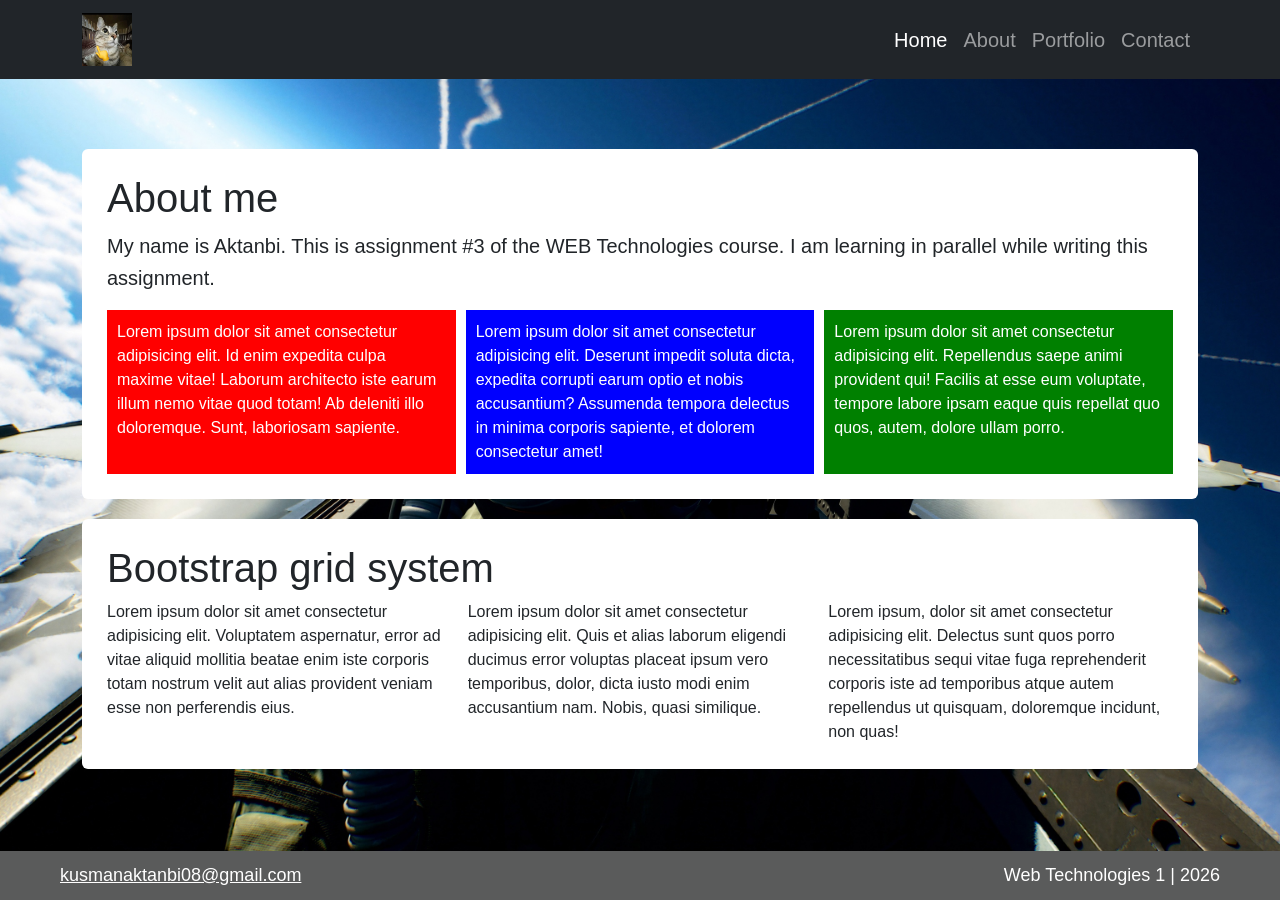
<file: index.html>
<!DOCTYPE html>
<html lang="en">
<head>
    <meta charset="UTF-8">
    <meta name="viewport" content="width=device-width, initial-scale=1.0">
    <title>Home | Aktanbi Kusman</title>
    <link rel="stylesheet" href="css/bootstrap.min.css">
    <link rel="stylesheet" href="style.css">
</head>
<body>
    <nav class="navbar navbar-expand-lg navbar-dark bg-dark">
        <div class="container">
            <a class="navbar-brand" href="index.html">
                <img src="logo.jpg" alt="logo" width="50">
            </a>
            <button class="navbar-toggler" type="button" data-bs-toggle="collapse" data-bs-target="#navbarMenu" aria-controls="navbarMenu" aria-expanded="false" aria-label="Toggle navigation"> <span class="navbar-toggler-icon"></span> </button>
            <div class="collapse navbar-collapse" id="navbarMenu">
                <ul class="navbar-nav ms-auto">
                    <li class="nav-item">
                        <a class="nav-link active" href="index.html">Home</a>
                    </li>
                    <li class="nav-item">
                        <a class="nav-link" href="#about">About</a>
                    </li>
                    <li class="nav-item">
                        <a class="nav-link" href="portfolio.html">Portfolio</a>
                    </li>
                    <li class="nav-item">
                        <a class="nav-link" href="#contacts">Contact</a>
                    </li>
                </ul>
            </div>
        </div>
    </nav>

    <main class="main">
        <div class="container">
            <section class="page-box">
                <h1 id="about">About me</h1>
                <p>My name is Aktanbi. This is assignment #3 of the WEB Technologies course.
                    I am learning in parallel while writing this assignment.
                </p>
                <div class="grid-container">
                    <div class="box">
                        Lorem ipsum dolor sit amet consectetur adipisicing elit. Id enim expedita culpa maxime vitae! Laborum architecto iste earum illum nemo vitae quod totam! Ab deleniti illo doloremque. Sunt, laboriosam sapiente.
                    </div>
                    <div class="box box-blue">
                        Lorem ipsum dolor sit amet consectetur adipisicing elit. Deserunt impedit soluta dicta, expedita corrupti earum optio et nobis accusantium? Assumenda tempora delectus in minima corporis sapiente, et dolorem consectetur amet!
                    </div>
                    <div class="box box-green">
                        Lorem ipsum dolor sit amet consectetur adipisicing elit. Repellendus saepe animi provident qui! Facilis at esse eum voluptate, tempore labore ipsam eaque quis repellat quo quos, autem, dolore ullam porro.
                    </div>
                </div>
            </section>

            <section class="page-box">
                <h1>Bootstrap grid system</h1>
                <div class="row g-3">
                    <div class="col-12 col-md-6 col-lg-4">
                        Lorem ipsum dolor sit amet consectetur adipisicing elit. Voluptatem aspernatur, error ad vitae aliquid mollitia beatae enim iste corporis totam nostrum velit aut alias provident veniam esse non perferendis eius.
                    </div>
                    <div class="col-12 col-md-6 col-lg-4">
                        Lorem ipsum dolor sit amet consectetur adipisicing elit. Quis et alias laborum eligendi ducimus error voluptas placeat ipsum vero temporibus, dolor, dicta iusto modi enim accusantium nam. Nobis, quasi similique.
                    </div>
                    <div class="col-12 col-md-6 col-lg-4">
                        Lorem ipsum, dolor sit amet consectetur adipisicing elit. Delectus sunt quos porro necessitatibus sequi vitae fuga reprehenderit corporis iste ad temporibus atque autem repellendus ut quisquam, doloremque incidunt, non quas!
                    </div>
                </div>
            </section>
        </div>
    </main>

    <footer id="contacts">
        <section class="footer-navbar">
            <a href="mailto:kusmanaktanbi08@gmail.com">kusmanaktanbi08@gmail.com</a>
            <p>Web Technologies 1 | 2026</p>
        </section>
    </footer>

    <script src="https://cdn.jsdelivr.net/npm/bootstrap@5.3.3/dist/js/bootstrap.bundle.min.js"></script>
</body>
</html>
</file>
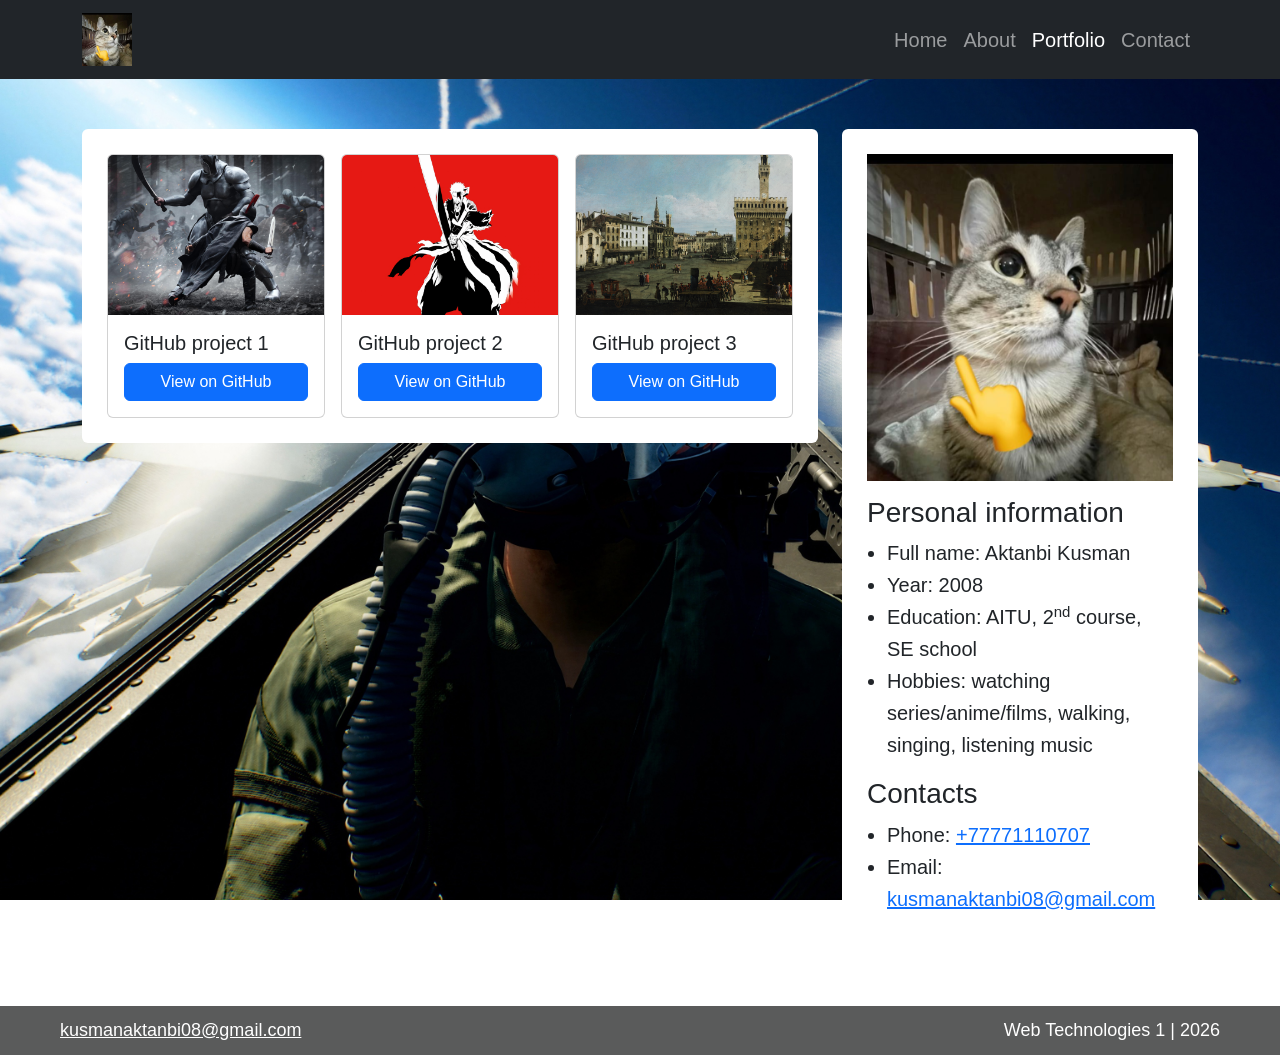
<file: portfolio.html>
<!DOCTYPE html>
<html lang="en">
<head>
    <meta charset="UTF-8">
    <meta name="viewport" content="width=device-width, initial-scale=1.0">
    <title>Portfolio</title>
    <link rel="stylesheet" href="css/bootstrap.min.css">
    <link rel="stylesheet" href="style.css">
</head>
<body>
    <nav class="navbar navbar-expand-lg navbar-dark bg-dark">
        <div class="container">
            <a class="navbar-brand" href="index.html">
                <img src="logo.jpg" alt="logo" width="50">
            </a>
            <button class="navbar-toggler" type="button" data-bs-toggle="collapse" data-bs-target="#navbarMenu" aria-controls="navbarMenu" aria-expanded="false" aria-label="Toggle navigation"> <span class="navbar-toggler-icon"></span> </button>
            <div class="collapse navbar-collapse" id="navbarMenu">
                <ul class="navbar-nav ms-auto">
                    <li class="nav-item">
                        <a class="nav-link" href="index.html">Home</a>
                    </li>
                    <li class="nav-item">
                        <a class="nav-link" href="#about">About</a>
                    </li>
                    <li class="nav-item">
                        <a class="nav-link active" href="portfolio.html">Portfolio</a>
                    </li>
                    <li class="nav-item">
                        <a class="nav-link" href="#contacts">Contact</a>
                    </li>
                </ul>
            </div>
        </div>
    </nav>

    <main class="main">
        <div class="container">
            <div class="row g-4">
                <div class="col-12 col-lg-8">
                    <div class="projects">
                        <div class="row g-3">
                            <div class="col-12 col-sm-6 col-xl-4">
                                <div class="card h-100">
                                    <img src="images/odysseus.jpg" class="card-img-top project-img" alt="фотка">
                                    <div class="card-body d-flex flex-column">
                                        <h5 class="card-title">GitHub project 1</h5>
                                        <a href="#" class="btn btn-primary mt-auto">View on GitHub</a>
                                    </div>
                                </div>
                            </div>
                            <div class="col-12 col-sm-6 col-xl-4">
                                <div class="card h-100">
                                    <img src="images/ichigo.png" class="card-img-top project-img" alt="фотка">
                                    <div class="card-body d-flex flex-column">
                                        <h5 class="card-title">GitHub project 2</h5>
                                        <a href="#" class="btn btn-primary mt-auto">View on GitHub</a>
                                    </div>
                                </div>
                            </div>
                            <div class="col-12 col-sm-6 col-xl-4">
                                <div class="card h-100">
                                    <img src="images/city.jpg" class="card-img-top project-img" alt="фотка">
                                    <div class="card-body d-flex flex-column">
                                        <h5 class="card-title">GitHub project 3</h5>
                                        <a href="#" class="btn btn-primary mt-auto">View on GitHub</a>
                                    </div>
                                </div>
                            </div>
                        </div>
                    </div>
                </div>
                <aside class="col-12 col-lg-4" id="about">
                    <div class="sidebar">
                        <img class="sidebar-logo img-fluid" src="logo.jpg" alt="logo">
                        <h2>Personal information</h2>
                        <ul>
                            <li>Full name: Aktanbi Kusman</li>
                            <li>Year: 2008</li>
                            <li>Education: AITU, 2<sup>nd</sup> course, SE school</li>
                            <li>Hobbies: watching series/anime/films, walking, singing, listening music</li>
                        </ul>
                        <h2>Contacts</h2>
                        <ul>
                            <li>Phone: <a href="tel:+77771110707">+77771110707</a></li>
                            <li>Email: <a href="mailto:kusmanaktanbi08@gmail.com">kusmanaktanbi08@gmail.com</a></li>
                        </ul>
                    </div>
                </aside>

            </div>
        </div>
    </main>

    <footer id="contacts">
        <section class="footer-navbar">
            <a href="mailto:kusmanaktanbi08@gmail.com">kusmanaktanbi08@gmail.com</a>
            <p>Web Technologies 1 | 2026</p>
        </section>
    </footer>
</body>
</html>
</file>
<file: style.css>
body {
    margin: 0;
    background-image: url(bg.jpg);
    background-size: cover;
    background-position: center;
    background-repeat: no-repeat;
    background-attachment: fixed;
    font-family: Arial, sans-serif;
    min-height: 100vh;
    display: flex;
    flex-direction: column;
}

h1 {
    font-size: 26px;
}

h2 {
    font-size: 20px;
}

p, li {
    font-size: 16px;
    line-height: 1.6;
}

.main {
    flex: 1;
    padding: 20px 0;
}
.projects,
.sidebar,
.page-box {
    background-color: white;
    padding: 15px;
    border-radius: 6px;
}

.page-box {
    margin-top: 20px;
    margin-bottom: 20px;
}
.project-img {
    height: 180px;
    object-fit: cover;
}

.sidebar-logo {
    display: none;        
}

.sidebar ul {
    padding-left: 20px;
}

.grid-container {
    display: grid;
    grid-template-columns: 1fr;
    gap: 10px;
}

.box {
    background-color: red;
    color: white;
    padding: 10px;
}

.box-blue {
    background-color: blue;
}

.box-green {
    background-color: green;
}

.footer-navbar {
    padding: 10px 15px;
    display: flex;
    flex-direction: column;
    align-items: center;
    gap: 4px;
    text-align: center;
    background-color: rgb(90, 91, 91);
}

.footer-navbar a,
.footer-navbar p {
    color: white;
    font-size: 14px;
    margin: 0;
}

@media (min-width: 768px) {

    h1 {
        font-size: 32px;
    }

    h2 {
        font-size: 24px;
    }

    p, li {
        font-size: 18px;
    }

    .main {
        padding: 30px 0;
    }

    .projects,
    .sidebar,
    .page-box {
        padding: 20px;
    }

    .project-img {
        height: 200px;
    }

    .sidebar-logo {
        display: block;     
        max-width: 200px;
        margin: 0 auto 15px;
    }

    .grid-container {
        grid-template-columns: 1fr 1fr;
    }

    .footer-navbar {
        flex-direction: row;
        justify-content: space-between;
        text-align: left;
        padding: 10px 30px;
    }

    .footer-navbar a,
    .footer-navbar p {
        font-size: 16px;
    }
}

@media (min-width: 992px) {

    h1 {
        font-size: 40px;
    }

    h2 {
        font-size: 28px;
    }

    p, li {
        font-size: 20px;
    }

    .main {
        padding: 50px 0;
    }

    .projects,
    .sidebar,
    .page-box {
        padding: 25px;
    }

    .project-img {
        height: 160px;
    }

    .sidebar {
        position: sticky;  
        top: 20px;
    }

    .sidebar-logo {
        max-width: 100%;
    }

    .grid-container {
        grid-template-columns: 1fr 1fr 1fr;
    }

    .footer-navbar {
        padding: 10px 60px;
    }

    .footer-navbar a,
    .footer-navbar p {
        font-size: 18px;
    }
}
</file>
